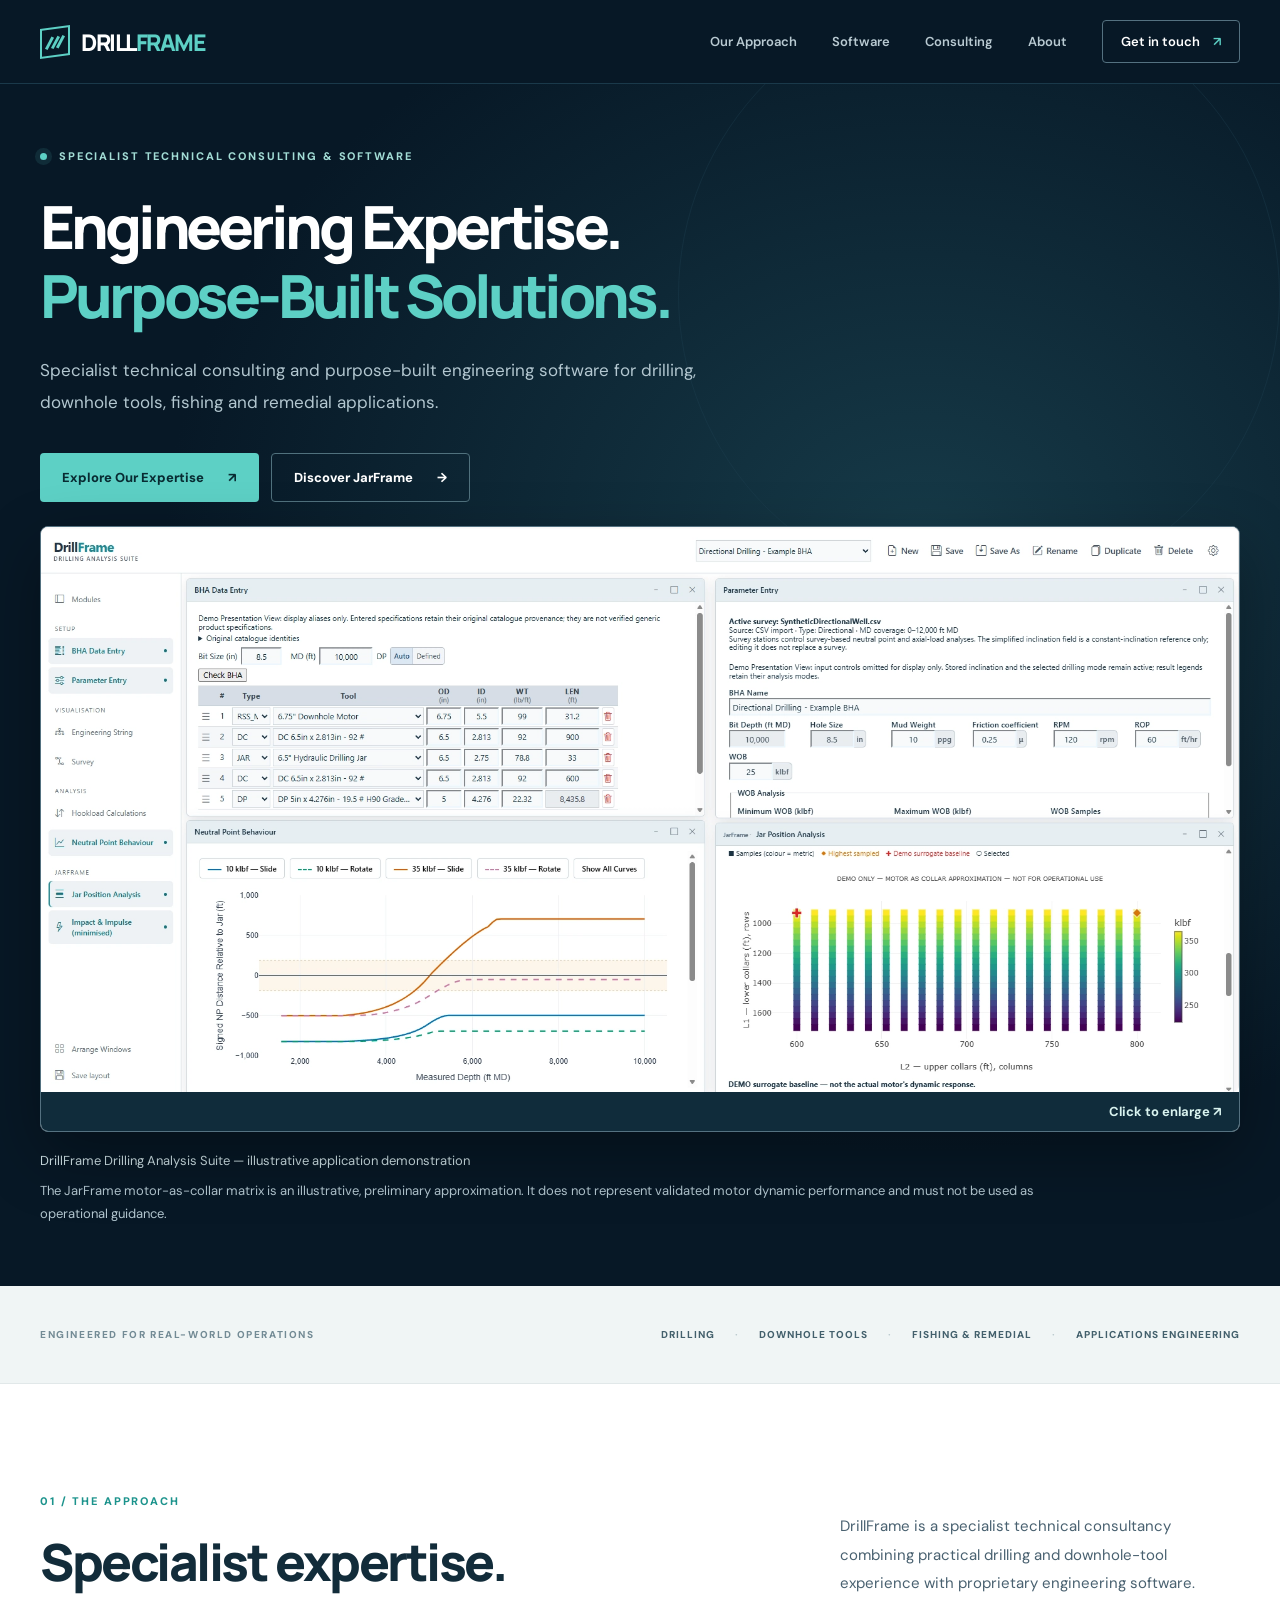
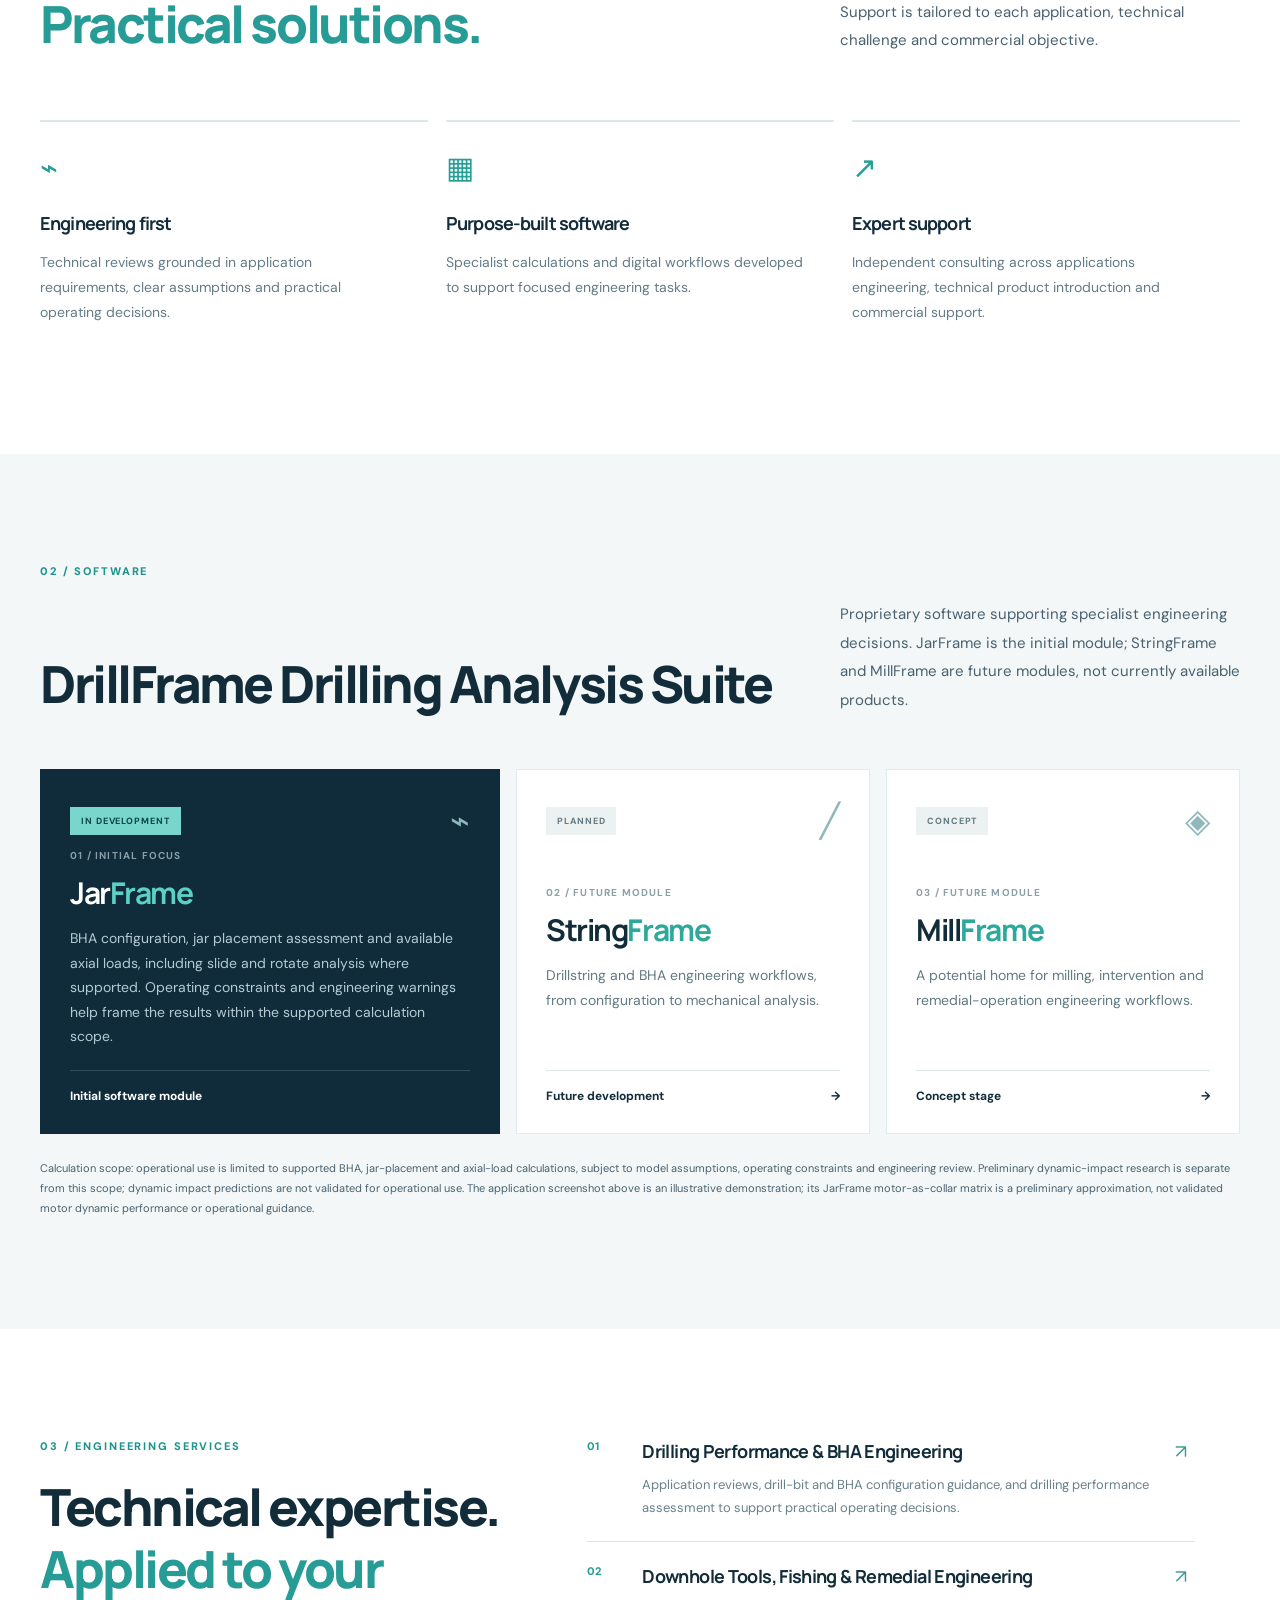
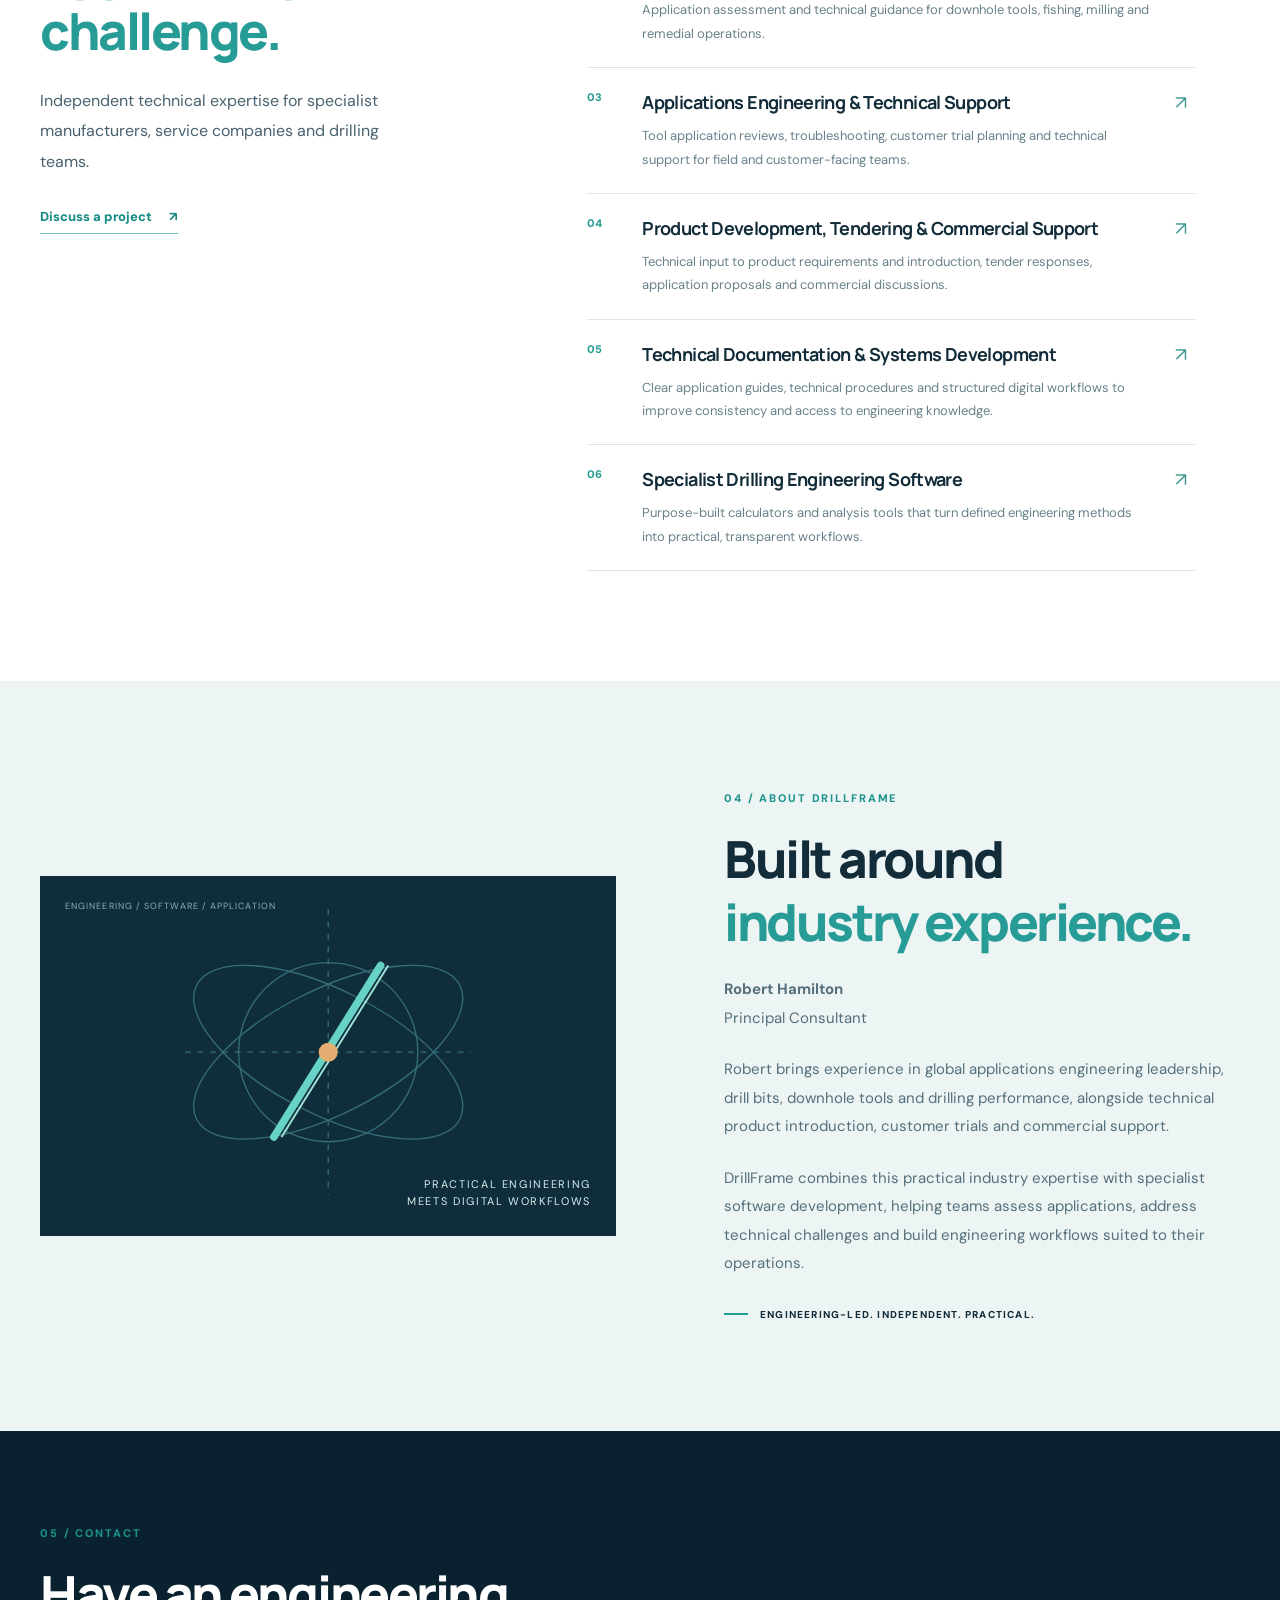
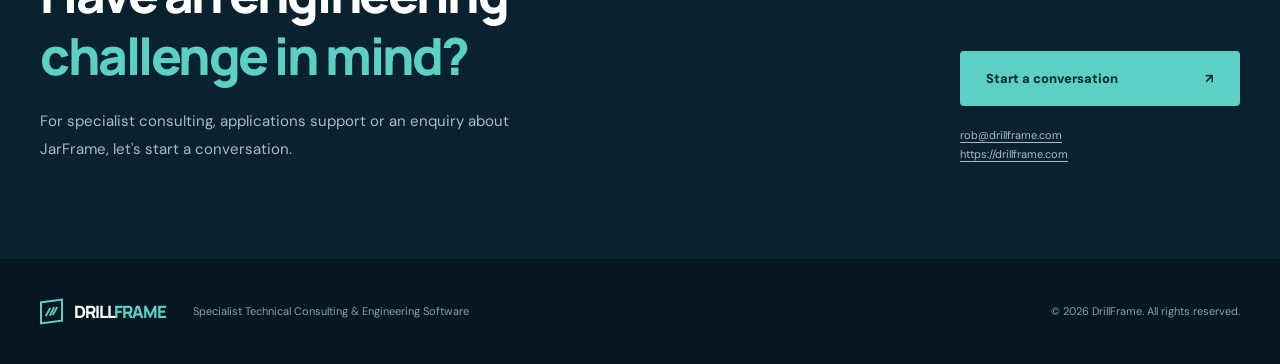
<file: index.html>
<!doctype html>
<html lang="en">
<head>
  <meta charset="utf-8" />
  <meta name="viewport" content="width=device-width, initial-scale=1" />
  <meta name="theme-color" content="#071826" />
  <meta name="description" content="Specialist technical consulting and purpose-built engineering software for drilling, downhole tools, fishing and remedial applications." />
  <title>DrillFrame — Specialist Technical Consulting & Engineering Software</title>
  <link rel="icon" type="image/svg+xml" href="favicon.svg" />
  <link rel="stylesheet" href="styles.css" />
  <script src="script.js" defer></script>
</head>
<body>
  <a class="skip-link" href="#main-content">Skip to content</a>
  <header class="site-header" id="top">
    <div class="container nav-wrap">
      <a class="brand" href="#top" aria-label="DrillFrame home"><span class="brand-icon" aria-hidden="true"><span></span><span></span><span></span></span><span>DRILL<span class="brand-accent">FRAME</span></span></a>
      <button class="menu-toggle" type="button" aria-controls="site-nav" aria-expanded="false" aria-label="Open navigation"><span></span><span></span><span></span></button>
      <nav class="site-nav" id="site-nav" aria-label="Main navigation"><a href="#platform">Our Approach</a><a href="#software">Software</a><a href="#consulting">Consulting</a><a href="#about">About</a><a class="nav-contact" href="#contact">Get in touch <span aria-hidden="true">↗</span></a></nav>
    </div>
  </header>
  <main id="main-content">
    <section class="hero">
      <div class="hero-glow"></div>
      <div class="container hero-layout">
        <div class="hero-copy">
          <p class="eyebrow"><span class="signal"></span> SPECIALIST TECHNICAL CONSULTING & SOFTWARE</p>
          <h1>Engineering Expertise.<br><span>Purpose-Built Solutions.</span></h1>
          <p class="hero-lead">Specialist technical consulting and purpose-built engineering software for drilling, downhole tools, fishing and remedial applications.</p>
          <div class="hero-actions"><a class="button button-primary" href="#consulting">Explore Our Expertise <span aria-hidden="true">↗</span></a><a class="button button-outline" href="#jarframe">Discover JarFrame <span aria-hidden="true">→</span></a></div>
        </div>
        <figure class="hero-visual application-preview">
          <a class="application-enlarge" href="assets/images/drillframe-application.webp" aria-haspopup="dialog" aria-controls="application-lightbox" aria-label="Enlarge the DrillFrame application screenshot" aria-describedby="application-disclosure">
            <img src="assets/images/drillframe-application.webp" width="1912" height="912" fetchpriority="high" alt="DrillFrame application showing BHA configuration with a 6.75-inch motor and hydraulic jar, an active directional survey, directional neutral-point analysis curves and the coloured JarFrame placement screening matrix." />
            <span class="enlarge-label">Click to enlarge &#8599;</span>
          </a>
          <figcaption>DrillFrame Drilling Analysis Suite — illustrative application demonstration</figcaption>
          <p class="application-disclosure" id="application-disclosure">The JarFrame motor-as-collar matrix is an illustrative, preliminary approximation. It does not represent validated motor dynamic performance and must not be used as operational guidance.</p>
        </figure>
      </div>
    </section>
    <section class="trust-band"><div class="container trust-inner"><p>ENGINEERED FOR REAL-WORLD OPERATIONS</p><div><span>DRILLING</span><b>·</b><span>DOWNHOLE TOOLS</span><b>·</b><span>FISHING & REMEDIAL</span><b>·</b><span>APPLICATIONS ENGINEERING</span></div></div></section>
    <section id="platform" class="section overview"><div class="container"><div class="split-heading"><div><p class="section-kicker">01 / THE APPROACH</p><h2>Specialist expertise.<br><span>Practical solutions.</span></h2></div><p>DrillFrame is a specialist technical consultancy combining practical drilling and downhole-tool experience with proprietary engineering software. Support is tailored to each application, technical challenge and commercial objective.</p></div><div class="feature-grid"><article class="feature"><div class="feature-icon">⌁</div><h3>Engineering first</h3><p>Technical reviews grounded in application requirements, clear assumptions and practical operating decisions.</p></article><article class="feature"><div class="feature-icon">▦</div><h3>Purpose-built software</h3><p>Specialist calculations and digital workflows developed to support focused engineering tasks.</p></article><article class="feature"><div class="feature-icon">↗</div><h3>Expert support</h3><p>Independent consulting across applications engineering, technical product introduction and commercial support.</p></article></div></div></section>
    <section id="software" class="section software-section"><div class="container"><p class="section-kicker">02 / SOFTWARE</p><div class="section-title-row"><h2>DrillFrame Drilling Analysis Suite</h2><p>Proprietary software supporting specialist engineering decisions. JarFrame is the initial module; StringFrame and MillFrame are future modules, not currently available products.</p></div><div class="software-grid"><article class="software-card featured" id="jarframe"><div class="card-top"><span class="pill pill-active">IN DEVELOPMENT</span><span class="card-symbol">⌁</span></div><div><p class="card-number">01 / INITIAL FOCUS</p><h3>Jar<span>Frame</span></h3><p>BHA configuration, jar placement assessment and available axial loads, including slide and rotate analysis where supported. Operating constraints and engineering warnings help frame the results within the supported calculation scope.</p></div><div class="card-bottom">Initial software module</div></article><article class="software-card"><div class="card-top"><span class="pill">PLANNED</span><span class="card-symbol">╱</span></div><div><p class="card-number">02 / FUTURE MODULE</p><h3>String<span>Frame</span></h3><p>Drillstring and BHA engineering workflows, from configuration to mechanical analysis.</p></div><div class="card-bottom">Future development <span aria-hidden="true">→</span></div></article><article class="software-card"><div class="card-top"><span class="pill">CONCEPT</span><span class="card-symbol">◈</span></div><div><p class="card-number">03 / FUTURE MODULE</p><h3>Mill<span>Frame</span></h3><p>A potential home for milling, intervention and remedial-operation engineering workflows.</p></div><div class="card-bottom">Concept stage <span aria-hidden="true">→</span></div></article></div><p class="software-disclaimer">Calculation scope: operational use is limited to supported BHA, jar-placement and axial-load calculations, subject to model assumptions, operating constraints and engineering review. Preliminary dynamic-impact research is separate from this scope; dynamic impact predictions are not validated for operational use. The application screenshot above is an illustrative demonstration; its JarFrame motor-as-collar matrix is a preliminary approximation, not validated motor dynamic performance or operational guidance.</p></div></section>
    <section id="consulting" class="section consulting-section"><div class="container consulting-layout"><div><p class="section-kicker">03 / ENGINEERING SERVICES</p><h2>Technical expertise.<br><span>Applied to your challenge.</span></h2><p class="consulting-lead">Independent technical expertise for specialist manufacturers, service companies and drilling teams.</p><a class="text-link" href="#contact">Discuss a project <span aria-hidden="true">↗</span></a></div><div class="services"><div class="service"><span>01</span><div><h3>Drilling Performance & BHA Engineering</h3><p>Application reviews, drill-bit and BHA configuration guidance, and drilling performance assessment to support practical operating decisions.</p></div><span class="service-plus" aria-hidden="true">↗</span></div><div class="service"><span>02</span><div><h3>Downhole Tools, Fishing & Remedial Engineering</h3><p>Application assessment and technical guidance for downhole tools, fishing, milling and remedial operations.</p></div><span class="service-plus" aria-hidden="true">↗</span></div><div class="service"><span>03</span><div><h3>Applications Engineering & Technical Support</h3><p>Tool application reviews, troubleshooting, customer trial planning and technical support for field and customer-facing teams.</p></div><span class="service-plus" aria-hidden="true">↗</span></div><div class="service"><span>04</span><div><h3>Product Development, Tendering & Commercial Support</h3><p>Technical input to product requirements and introduction, tender responses, application proposals and commercial discussions.</p></div><span class="service-plus" aria-hidden="true">↗</span></div><div class="service"><span>05</span><div><h3>Technical Documentation & Systems Development</h3><p>Clear application guides, technical procedures and structured digital workflows to improve consistency and access to engineering knowledge.</p></div><span class="service-plus" aria-hidden="true">↗</span></div><div class="service"><span>06</span><div><h3>Specialist Drilling Engineering Software</h3><p>Purpose-built calculators and analysis tools that turn defined engineering methods into practical, transparent workflows.</p></div><span class="service-plus" aria-hidden="true">↗</span></div></div></div></section>
    <section id="about" class="section about-section"><div class="container about-layout"><div class="about-art"><div class="about-coordinate">ENGINEERING / SOFTWARE / APPLICATION</div><svg viewBox="0 0 490 340" aria-hidden="true"><g fill="none" stroke="#366d79" stroke-width="1.4"><ellipse cx="245" cy="166" rx="155" ry="65" transform="rotate(-27 245 166)"/><ellipse cx="245" cy="166" rx="155" ry="65" transform="rotate(27 245 166)"/><circle cx="245" cy="166" r="94"/><path d="M95 166H395M245 16V316" stroke-dasharray="6 7"/></g><path d="M188 255L300 75" stroke="#66d3c6" stroke-width="8" stroke-linecap="round"/><path d="M196 255L308 75" stroke="#9fe5d7" stroke-width="2"/><circle cx="245" cy="166" r="10" fill="#e4ad71"/></svg><div class="about-art-label">PRACTICAL ENGINEERING<br>MEETS DIGITAL WORKFLOWS</div></div><div><p class="section-kicker">04 / ABOUT DRILLFRAME</p><h2>Built around<br><span>industry experience.</span></h2><p><strong>Robert Hamilton</strong><br>Principal Consultant</p><p>Robert brings experience in global applications engineering leadership, drill bits, downhole tools and drilling performance, alongside technical product introduction, customer trials and commercial support.</p><p>DrillFrame combines this practical industry expertise with specialist software development, helping teams assess applications, address technical challenges and build engineering workflows suited to their operations.</p><div class="about-signoff"><span class="signoff-line"></span> ENGINEERING-LED. INDEPENDENT. PRACTICAL.</div></div></div></section>
    <section id="contact" class="section contact-section"><div class="container contact-layout"><div><p class="section-kicker">05 / CONTACT</p><h2>Have an engineering<br><span>challenge in mind?</span></h2><p>For specialist consulting, applications support or an enquiry about JarFrame, let's start a conversation.</p></div><div class="contact-action"><a class="button button-primary button-large" href="mailto:rob@drillframe.com?subject=DrillFrame%20enquiry">Start a conversation <span aria-hidden="true">↗</span></a><p><a href="mailto:rob@drillframe.com">rob@drillframe.com</a><br><a href="https://drillframe.com">https://drillframe.com</a></p></div></div></section>
  </main>
  <dialog class="application-lightbox" id="application-lightbox" aria-labelledby="lightbox-title" aria-describedby="lightbox-disclosure">
    <div class="lightbox-toolbar"><h2 id="lightbox-title">DrillFrame Drilling Analysis Suite</h2><button type="button" class="lightbox-close" autofocus>Close &#215;</button></div>
    <p class="lightbox-hint">Scroll to inspect the full-resolution interface. <a href="assets/images/drillframe-application.webp" target="_blank" rel="noopener">Open image in a new tab &#8599;</a></p>
    <div class="lightbox-image"><img src="assets/images/drillframe-application.webp" width="1912" height="912" alt="Full-resolution DrillFrame application: BHA configuration, active directional survey, directional neutral-point analysis and JarFrame placement screening matrix." /></div>
    <p class="application-disclosure" id="lightbox-disclosure">Illustrative application demonstration. The JarFrame motor-as-collar matrix is an illustrative, preliminary approximation, not validated motor dynamic performance or operational guidance.</p>
  </dialog>
  <footer class="footer"><div class="container footer-inner"><a class="brand footer-brand" href="#top"><span class="brand-icon" aria-hidden="true"><span></span><span></span><span></span></span><span>DRILL<span class="brand-accent">FRAME</span></span></a><p>Specialist Technical Consulting & Engineering Software</p><span>© <span id="year">2026</span> DrillFrame. All rights reserved.</span></div></footer>
</body>
</html>
</file>
<file: styles.css>
@import url('https://fonts.googleapis.com/css2?family=DM+Sans:wght@400;500;600;700&family=Manrope:wght@400;500;600;700;800&display=swap');
:root{--navy:#071826;--navy2:#102637;--teal:#5dd0c5;--ink:#122c3a;--body:#496170;--line:#e2e9eb;--muted:#a6b9c2;--max:1200px}*{box-sizing:border-box}html{scroll-behavior:smooth}body{margin:0;font-family:'DM Sans',Arial,sans-serif;color:var(--ink);background:#fff}h1,h2,h3,p{margin-top:0}h1,h2,h3{font-family:Manrope,'DM Sans',sans-serif;letter-spacing:-.048em}a{color:inherit;text-decoration:none}.container{width:min(var(--max),calc(100% - 80px));margin:auto}.site-header{height:84px;background:var(--navy);border-bottom:1px solid #1a394a;position:relative;z-index:20}.nav-wrap{height:100%;display:flex;align-items:center;justify-content:space-between}.brand{display:inline-flex;align-items:center;gap:11px;color:#fff;font:800 23px Manrope,sans-serif;letter-spacing:-.065em;white-space:nowrap}.brand-accent{color:var(--teal)}.brand-icon{width:30px;height:30px;border:2px solid var(--teal);display:flex;align-items:center;justify-content:space-evenly;transform:skewY(-8deg);padding:4px}.brand-icon span{display:block;height:13px;width:3px;background:var(--teal);transform:rotate(30deg)}.site-nav{display:flex;align-items:center;gap:35px;color:#b9cad2;font-size:13px;font-weight:600}.site-nav a:hover{color:#fff}.site-nav .nav-contact{color:#fff;border:1px solid #547180;padding:12px 18px;border-radius:4px}.nav-contact span{color:var(--teal);margin-left:10px}.menu-toggle{display:none}.hero{position:relative;overflow:hidden;background:radial-gradient(ellipse at 72% 38%,#163a48 0%,var(--navy) 58%);color:#fff;min-height:670px}.hero:after{content:'';position:absolute;right:-70px;top:-90px;height:600px;width:600px;border:1px solid #214453;border-radius:50%;opacity:.35}.hero-layout{display:grid;grid-template-columns:49% 51%;align-items:center;min-height:670px;position:relative;z-index:1;padding:65px 0 80px}.eyebrow,.section-kicker{letter-spacing:.17em;font-size:11px;font-weight:800}.eyebrow{color:#a2dcd5;margin-bottom:29px;display:flex;align-items:center;gap:12px}.signal{height:7px;width:7px;background:var(--teal);border-radius:50%;box-shadow:0 0 0 5px #5dd0c51c}.hero h1{font-size:clamp(46px,4.65vw,73px);line-height:1.16;font-weight:800;margin:0 0 25px;letter-spacing:-.065em}.hero h1 span{color:var(--teal)}.hero-lead{font-size:17px;line-height:1.85;color:#b3c7d0;max-width:480px;margin-bottom:35px}.hero-actions{display:flex;gap:12px;flex-wrap:wrap}.button{display:inline-flex;justify-content:space-between;gap:24px;align-items:center;padding:15px 22px;border-radius:4px;font-size:13px;font-weight:800;transition:.2s}.button:hover{transform:translateY(-2px)}.button-primary{color:#082b32;background:var(--teal)}.button-outline{border:1px solid #50717d;color:#fff}.hero-meta{display:flex;gap:30px;color:#8eabb7;font-size:11px;margin-top:52px}.meta-dot{width:6px;height:6px;background:var(--teal);display:inline-block;border-radius:50%;margin-right:7px}.hero-visual{position:relative;margin-left:28px}.dashboard{background:#0b2230;border:1px solid #345262;box-shadow:0 28px 70px #0007;transform:perspective(1100px) rotateY(-5deg) rotateX(2deg);border-radius:9px;overflow:hidden}.dash-top{display:flex;justify-content:space-between;align-items:center;height:50px;border-bottom:1px solid #244351;padding:0 17px}.dash-logo{color:var(--teal);font-weight:800;font-size:13px}.dash-logo span{font-size:9px;color:#8caebc;letter-spacing:.1em;margin-left:10px}.dash-status{color:#a2c7bc;font-size:8px;letter-spacing:.13em}.dash-status i{background:#d5a86c;width:6px;height:6px;display:inline-block;border-radius:50%;margin-right:5px}.dash-content{display:flex;min-height:360px}.dash-sidebar{width:49px;border-right:1px solid #244351;display:flex;flex-direction:column;align-items:center;gap:23px;padding-top:24px;color:#6d909d}.dash-sidebar .side-active{color:var(--teal)}.dash-main{padding:23px 24px 20px;min-width:0;flex:1}.dash-heading{display:flex;justify-content:space-between;gap:10px;align-items:center}.dash-heading small{display:block;color:var(--teal);font-size:8px;letter-spacing:.13em;margin-bottom:7px}.dash-heading strong{font-family:Manrope,sans-serif;font-size:18px;letter-spacing:-.04em}.dash-tag{background:#163d45;color:#94d4cd;font-size:8px;padding:7px 9px;letter-spacing:.1em}.metric-row{display:grid;grid-template-columns:repeat(3,1fr);gap:9px;margin:22px 0 19px}.metric-row>div{border:1px solid #254756;background:#102d3a;border-radius:3px;padding:11px}.metric-row small{display:block;color:#84a6b5;font-size:9px;margin-bottom:8px}.metric-row strong{font-size:11px;font-weight:600}.chart-wrap{border:1px solid #254756;border-radius:3px;padding:14px 16px 8px}.chart-label{font-size:8px;letter-spacing:.1em;color:#a7c0c7}.chart-wrap svg{width:100%;height:155px;margin-top:10px}.chart-footer{display:flex;justify-content:space-between;color:#7295a4;font-size:8px;letter-spacing:.08em}.dash-bottom{display:flex;gap:13px;color:#91aeb8;font-size:8px;margin-top:15px;align-items:center;flex-wrap:wrap}.legend-line{display:inline-block;width:13px;height:2px;vertical-align:middle;background:var(--teal);margin-right:5px}.legend-dot{width:5px;height:5px;border-radius:50%;background:#e9ae71;display:inline-block;margin-right:5px}.dash-note{margin-left:auto;color:#6f919e}.floating-card{position:absolute;bottom:-28px;left:-50px;display:flex;gap:13px;align-items:center;background:#fff;color:#193743;padding:16px 20px;box-shadow:0 14px 40px #0004;min-width:265px;border-radius:5px}.float-icon{background:#dbf5f0;color:#239e94;font-size:28px;width:42px;height:42px;display:grid;place-items:center}.floating-card strong{font-size:13px;display:block}.floating-card small{display:block;margin-top:5px;color:#77909b;font-size:10px}.float-arrow{margin-left:auto;color:#2f978d}.trust-band{background:#f0f5f5;border-bottom:1px solid #e1e8e9}.trust-inner{min-height:97px;display:flex;justify-content:space-between;align-items:center;gap:30px}.trust-inner p{margin:0;color:#738b95;font-size:10px;letter-spacing:.16em;font-weight:800}.trust-inner div{display:flex;gap:20px;align-items:center;flex-wrap:wrap;font-weight:800;font-size:10px;letter-spacing:.1em;color:#43606c}.trust-inner b{color:#b9c8cc}.section{padding:110px 0;scroll-margin-top:20px}.section-kicker{color:#1c938c;margin-bottom:22px}.section h2{font-size:clamp(37px,4vw,54px);line-height:1.22;font-weight:800;margin:0}.section h2 span{color:#279b96}.split-heading,.section-title-row{display:flex;justify-content:space-between;gap:50px;align-items:end}.split-heading>p,.section-title-row>p{max-width:400px;margin:0;color:var(--body);line-height:1.9;font-size:15px}.feature-grid{display:grid;grid-template-columns:repeat(3,1fr);margin-top:65px;gap:18px}.feature{border-top:2px solid #dbe7e9;padding:28px 28px 5px 0}.feature-icon{font-size:30px;color:#249f95;margin-bottom:26px;font-family:Arial}.feature h3{font-size:18px;margin-bottom:15px}.feature p{line-height:1.8;color:#647c87;font-size:14px}.software-section{background:#f3f7f7}.software-grid{display:grid;grid-template-columns:repeat(3,1fr);gap:16px;margin-top:55px}.software-card{min-height:365px;padding:29px;display:flex;flex-direction:column;justify-content:space-between;background:#fff;border:1px solid #dfebec}.software-card.featured{background:#102c3b;color:#fff;border-color:#102c3b}.card-top{display:flex;align-items:center;justify-content:space-between}.pill{font-size:9px;color:#647b84;background:#ecf2f2;padding:8px 11px;letter-spacing:.1em;font-weight:800}.pill-active{color:#0e4948;background:#79d6cc}.card-symbol{font-size:33px;color:#8eb8bc}.card-number{font-size:10px;letter-spacing:.12em;color:#8a9fa7;font-weight:700}.software-card h3{font-size:30px;margin:8px 0 13px}.software-card h3 span{color:#2da99c}.featured h3 span{color:var(--teal)}.software-card p:not(.card-number){color:#617a83;font-size:14px;line-height:1.75}.featured p:not(.card-number){color:#b4cbd2}.card-bottom{border-top:1px solid #dce7e8;padding-top:17px;font-size:12px;font-weight:700;display:flex;justify-content:space-between}.featured .card-bottom{border-color:#2d4d5b}.software-disclaimer{margin:25px 0 0;font-size:11px;color:#7b919b}.consulting-layout{display:grid;grid-template-columns:43% 57%;gap:55px}.consulting-lead{color:var(--body);line-height:1.9;max-width:380px;margin:24px 0 28px}.text-link{color:#168b85;font-weight:800;font-size:13px;border-bottom:1px solid #6dbfb7;padding-bottom:8px}.text-link span{margin-left:14px}.services{padding-right:45px}.service{border-bottom:1px solid #dbe5e7;display:grid;grid-template-columns:35px 1fr 20px;gap:20px;padding:22px 0}.service:first-child{padding-top:0}.service>span:first-child{font-size:11px;color:#239c91;font-weight:800}.service h3{font-size:18px;letter-spacing:-.035em;margin:0 0 10px}.service p{font-size:13px;color:#69818b;line-height:1.8;margin:0}.service-plus{font-size:19px;color:#3e9891}.about-section{background:#edf4f4}.about-layout{display:grid;grid-template-columns:48% 43%;gap:9%;align-items:center}.about-art{height:360px;background:#102d3b;position:relative;overflow:hidden;display:flex;align-items:center;justify-content:center}.about-art svg{width:90%;height:90%}.about-coordinate{position:absolute;left:25px;top:24px;font-size:9px;color:#8bb1b8;letter-spacing:.12em}.about-art-label{position:absolute;right:25px;bottom:25px;font-size:11px;line-height:1.6;letter-spacing:.15em;color:#d6eded;text-align:right}.about-layout p:not(.section-kicker){margin-top:23px;color:#55707c;font-size:15px;line-height:1.9}.about-signoff{margin-top:30px;font-size:10px;letter-spacing:.12em;font-weight:800;display:flex;align-items:center;gap:12px}.signoff-line{width:24px;height:2px;background:#249e94}.contact-section{background:#0a2230;color:#fff;padding:95px 0}.contact-layout{display:flex;align-items:end;justify-content:space-between;gap:50px}.contact-section h2 span{color:var(--teal)}.contact-section p:not(.section-kicker){color:#a4bec8;font-size:15px;max-width:520px;line-height:1.9;margin:20px 0 0}.contact-action{text-align:left;min-width:280px}.button-large{padding:19px 26px;width:100%}.contact-action p{font-size:11px!important;line-height:1.7!important}.footer{background:#061721;color:#88a2ad}.footer-inner{min-height:105px;display:flex;align-items:center;gap:27px}.footer-brand{font-size:17px}.footer-brand .brand-icon{width:23px;height:23px}.footer-brand .brand-icon span{height:9px;width:2px}.footer p{font-size:11px;margin:0}.footer-inner>span:last-child{font-size:11px;margin-left:auto}@media(max-width:1000px){.container{width:min(var(--max),calc(100% - 44px))}.site-nav{gap:17px}.hero-layout{grid-template-columns:1fr;gap:65px;padding:75px 0 95px}.hero-visual{max-width:680px;margin:0 auto}.hero h1{max-width:800px}.hero-lead{max-width:650px}.trust-inner{flex-direction:column;justify-content:center;padding:22px 0;gap:15px}.split-heading,.section-title-row{align-items:start;flex-direction:column;gap:22px}.consulting-layout{grid-template-columns:1fr;gap:48px}.services{padding-right:0}}@media(max-width:650px){.container{width:calc(100% - 36px)}.site-header{height:72px}.brand{font-size:21px}.menu-toggle{display:flex;flex-direction:column;gap:5px;border:0;background:transparent;padding:10px;cursor:pointer}.menu-toggle span{height:2px;width:23px;background:#fff}.site-nav{display:none;position:absolute;top:72px;left:0;right:0;background:#0b2230;flex-direction:column;padding:24px;align-items:stretch;gap:22px}.site-nav.open{display:flex}.hero-layout{padding:63px 0 100px;gap:50px;min-height:auto}.hero h1{font-size:clamp(38px,9vw,56px)}.hero-lead{font-size:15px}.hero-actions{flex-direction:column}.button{width:100%}.hero-meta{margin-top:30px;flex-wrap:wrap;gap:10px}.dashboard{transform:none}.dash-main{padding:12px}.dash-heading strong{font-size:12px}.dash-top{padding:0 9px}.dash-logo span{display:none}.dash-tag{display:none}.metric-row{gap:4px}.metric-row>div{padding:7px}.metric-row strong{font-size:8px}.chart-wrap{padding:9px}.chart-wrap svg{height:120px}.dash-bottom{display:none}.floating-card{left:6px;bottom:-36px;min-width:230px}.trust-inner div{gap:9px;justify-content:center;font-size:9px}.section{padding:72px 0}.section h2{font-size:35px}.feature-grid,.software-grid,.about-layout{grid-template-columns:1fr}.feature-grid{gap:18px;margin-top:36px}.feature{padding:15px 0}.feature-icon{margin-bottom:12px}.software-grid{margin-top:32px}.software-card{min-height:300px}.about-layout{gap:40px}.about-art{height:270px}.contact-layout{flex-direction:column;align-items:stretch;gap:25px}.contact-action{min-width:0}.footer-inner{flex-wrap:wrap;gap:10px;padding:25px 0}.footer-inner>span:last-child{margin-left:0;width:100%}}
.skip-link{position:absolute;left:16px;top:-80px;z-index:100;background:#5dd0c5;color:#071826;padding:12px 18px}.skip-link:focus{top:12px}a:focus-visible,button:focus-visible{outline:3px solid #279b96;outline-offset:5px}.hero-copy,.hero-visual,.consulting-layout>div,.service>div{min-width:0}.hero h1{overflow-wrap:normal}.hero-visual{width:calc(100% - 28px)}.consulting-layout{grid-template-columns:minmax(0,43fr) minmax(0,57fr)}.software-grid{grid-template-columns:1.3fr 1fr 1fr}.software-disclaimer{line-height:1.8;color:#496170}.contact-action a:not(.button){text-decoration:underline;text-underline-offset:3px}.footer-inner{flex-wrap:wrap;padding-top:20px;padding-bottom:20px}.footer p{max-width:320px;line-height:1.7}#jarframe{scroll-margin-top:24px}@media(max-width:1000px){.consulting-layout{grid-template-columns:1fr}.hero-visual{width:100%}}@media(max-width:650px){.software-grid{grid-template-columns:1fr}.hero h1{font-size:clamp(32px,8.4vw,54px)}.hero-visual{width:100%}.service{gap:12px;grid-template-columns:24px minmax(0,1fr) 16px}.eyebrow{line-height:1.8;letter-spacing:.12em}.signal{flex-shrink:0}}@media(prefers-reduced-motion:reduce){html{scroll-behavior:auto}.button{transition:none}.button:hover{transform:none}}

/* Actual application preview: retain the complete, undistorted interface. */
.hero{overflow:visible}
.hero:after{right:0;width:min(600px,100%)}
.hero .hero-layout{display:flex;flex-direction:column;align-items:stretch;width:min(1400px,calc(100% - 80px));min-height:0;gap:24px;padding:65px 0 60px}
.hero .hero-copy{width:100%;max-width:none}
.hero h1{font-size:clamp(38px,4.65vw,64px)}
.hero-lead{max-width:720px}
.hero-visual.application-preview{width:100%;max-width:none;height:auto;margin:0 auto;overflow:visible;transform:none}
.application-enlarge{display:block;position:relative;border:1px solid #547180;border-radius:8px;background:#fff;box-shadow:0 24px 65px #0005;cursor:zoom-in}
.application-enlarge img{display:block;width:100%;max-width:100%;height:auto;max-height:none;object-fit:contain;transform:none;border-radius:7px}
.enlarge-label{display:block;padding:11px 18px;background:#102c3b;color:#d9f3ef;font-size:13px;font-weight:700;text-align:right;border-radius:0 0 7px 7px}
.application-preview figcaption{color:#d1e4e9;font-size:13px;line-height:1.7;margin-top:18px}
.application-disclosure{color:#b3c7d0;font-size:13px;line-height:1.75;margin:8px 0 0;max-width:1000px}
.application-lightbox{width:calc(100% - 32px);max-width:1960px;max-height:calc(100dvh - 32px);padding:20px;border:1px solid #547180;border-radius:8px;background:#071826;color:#fff;overscroll-behavior:contain}
.application-lightbox::backdrop{background:#020b13e8}
body.lightbox-open{overflow:hidden}
.lightbox-toolbar{display:flex;align-items:center;justify-content:space-between;gap:16px}
.lightbox-toolbar h2{font-size:20px;margin:0;letter-spacing:-.025em}
.lightbox-close{flex-shrink:0;background:#5dd0c5;color:#071826;border:0;border-radius:4px;padding:12px 18px;font:700 14px Arial,sans-serif;cursor:pointer}
.lightbox-hint{font-size:13px;line-height:1.7;color:#b3c7d0;margin:16px 0}
.lightbox-hint a{text-decoration:underline;text-underline-offset:3px}
.lightbox-image{max-height:65dvh;overflow:auto;background:#fff;border-radius:4px}
.lightbox-image img{display:block;width:1912px;max-width:none;height:auto}
@media(min-width:1001px){.hero h1{max-width:none;white-space:nowrap}}
@media(max-width:1000px){.hero .hero-layout{width:calc(100% - 44px)}}
@media(max-width:650px){.hero .hero-layout{width:calc(100% - 36px);padding:48px 0;gap:24px}.application-preview figcaption,.application-disclosure{font-size:12px}.application-lightbox{padding:12px;width:calc(100% - 16px);max-height:calc(100dvh - 16px)}.lightbox-toolbar h2{font-size:16px}.lightbox-close{padding:12px}.lightbox-image{max-height:60dvh}}
</file>
